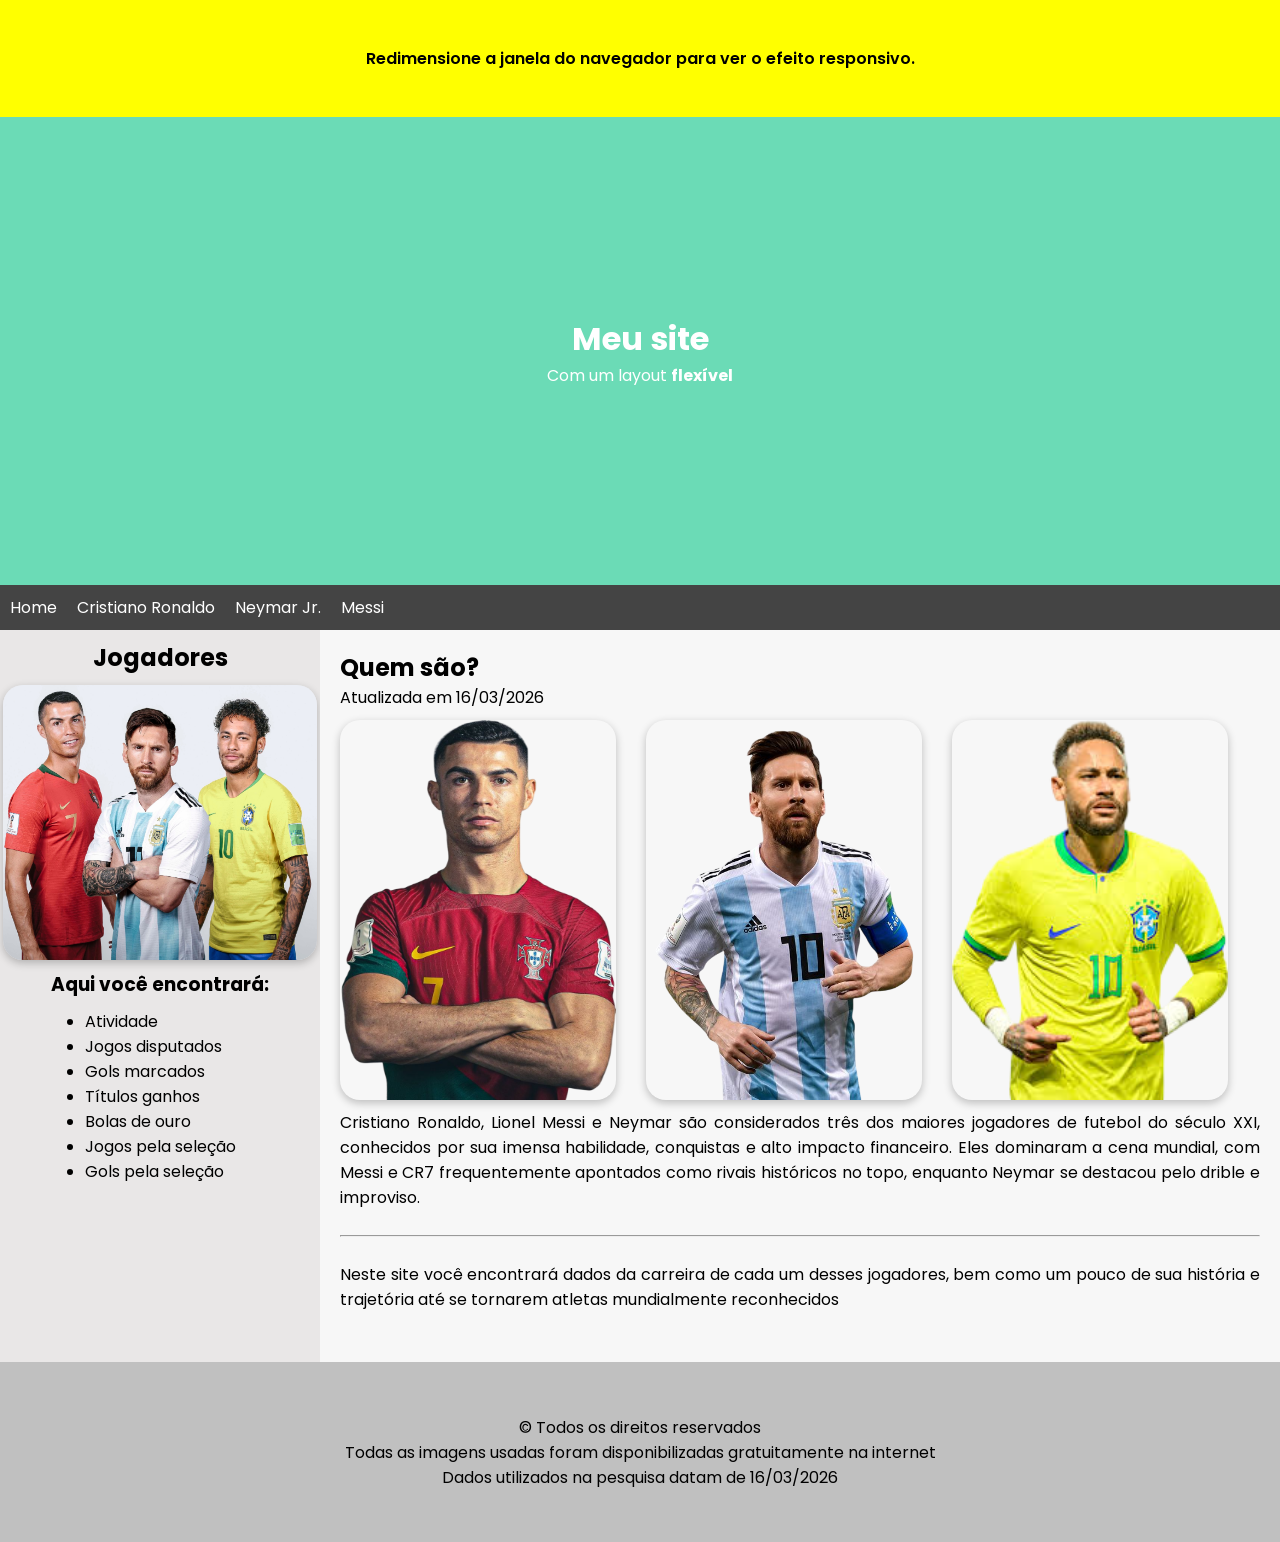
<file: index.html>
<!DOCTYPE html>
<html lang="en">

<head>
    <meta charset="UTF-8">
    <meta name="viewport" content="width=device-width, initial-scale=1.0">
    <title>Home</title>
    <link rel="stylesheet" href="assets/styles/styles.css" />
    <link rel="preconnect" href="https://fonts.googleapis.com" />
    <link rel="preconnect" href="https://fonts.gstatic.com" crossorigin />
    <link
        href="https://fonts.googleapis.com/css2?family=Poppins:ital,wght@0,100;0,200;0,300;0,400;0,500;0,600;0,700;0,800;0,900;1,100;1,200;1,300;1,400;1,500;1,600;1,700;1,800;1,900&display=swap"
        rel="stylesheet" />
</head>

<body>
    <header>
        <div class="header">
            <p>Redimensione a janela do navegador para ver o efeito responsivo.</p>
        </div>
        <div class="title">
            <h1>Meu site</h1>
            <p>Com um layout <b>flexível</b></p>
        </div>
        <nav>
            <ul>
                <li><a href="#">Home</a></li>
                <li><a href="cristiano.html" target ="_blank">Cristiano Ronaldo</a></li>
                <li><a href="#">Neymar Jr.</a></li>
                <li><a href="messi.html">Messi</a></li>
            </ul>
        </nav>
    </header>
    <main>
        <section class="info-gerais">
            <h2>Jogadores</h2>
            <figure>
                <img src="assets/img/cr7_ney_messi.png" alt="Cristiano Ronaldo, Messi e Neymar">
            </figure>
            <h3>Aqui você encontrará:</h3>
            <ul>
                <li>Atividade</li>
                <li>Jogos disputados </li>
                <li>Gols marcados </li>
                <li>Títulos ganhos</li>
                <li>Bolas de ouro</li>
                <li>Jogos pela seleção</li>
                <li>Gols pela seleção</li>
            </ul>
        </section>
        <section class="body">
            <h2>Quem são?</h2>
            <p>Atualizada em 16/03/2026</p>
            <div class="img-apresentacao">
                <img src="assets/img/cr7.png" alt="Cristiano Ronaldo" class="img_body">
                <img src="assets/img/messi.png" alt="Lionel Messi" class="img_body">
                <img src="assets/img/neymar.png" alt="Neymar" class="img_body">
            </div>
            <p>Cristiano Ronaldo, Lionel Messi e Neymar são considerados três dos maiores jogadores de futebol do século
                XXI, conhecidos por sua imensa habilidade, conquistas e alto impacto financeiro. Eles dominaram a cena
                mundial, com Messi e CR7 frequentemente apontados como rivais históricos no topo, enquanto Neymar se
                destacou pelo drible e improviso.</p>
            <br>
            <hr>
            <br>
            <p>Neste site você encontrará dados da carreira de cada um desses jogadores, bem como um pouco de sua
                história e trajetória até se tornarem atletas mundialmente reconhecidos</p>
        </section>
    </main>
    <footer>
        <p>&copy; Todos os direitos reservados</p>
        <p>Todas as imagens usadas foram disponibilizadas gratuitamente na internet</p>
        <p>Dados utilizados na pesquisa datam de 16/03/2026</p>
    </footer>
    </main>
</body>

</html>
</file>
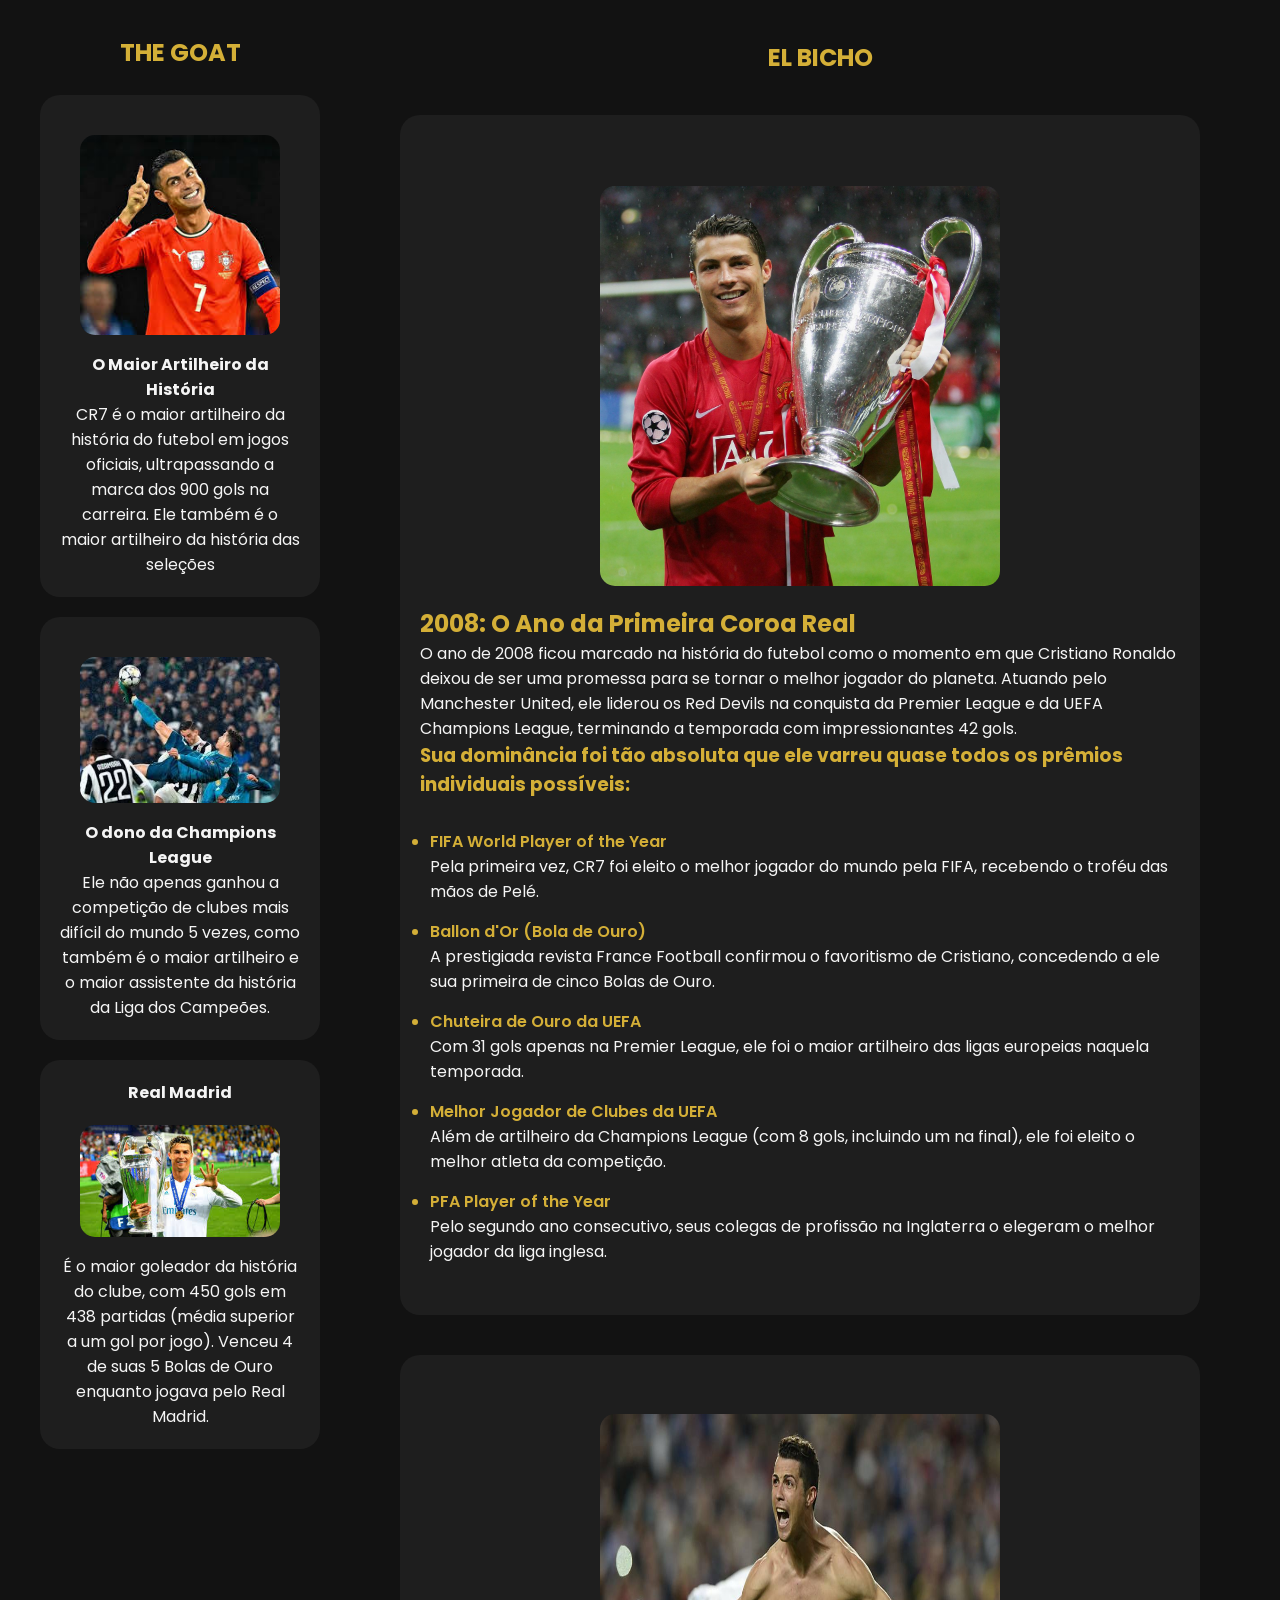
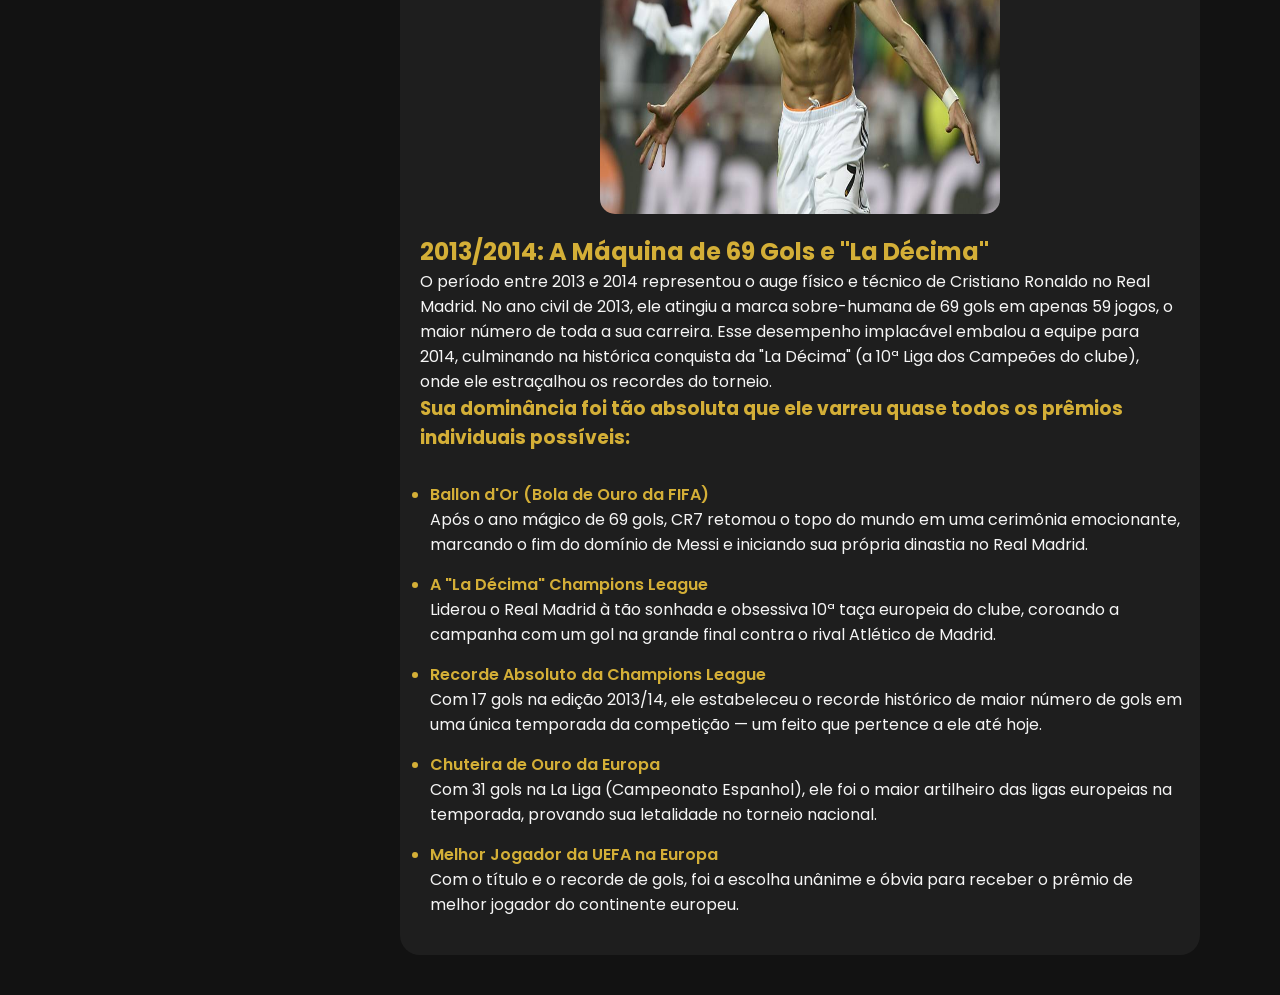
<file: cristiano.html>
<!DOCTYPE html>
<html lang="pt-br">
<head>
    <meta charset="UTF-8">
    <meta name="viewport" content="width=device-width, initial-scale=1.0">
    <title>Cristiano</title>
    <link rel="stylesheet" href="assets/styles/cr.css">
</head>
<body>
    <main class="container">
        <section >
            <div class="first">
                <h2>
                    THE GOAT
                </h2>
                <div class="card">
                    <img src="assets/img/cr1.jpg" alt="">
                    <p>
                        <strong>
                            O Maior Artilheiro da História
                        </strong>
                    </p>
                    <p>
                        CR7 é o maior artilheiro da história do futebol em jogos oficiais, ultrapassando a marca dos 900 gols na carreira. Ele também é o maior artilheiro da história das seleções
                    </p>
                </div>
                <div class="card">
                    <img src="assets/img/cr2.jpg" alt="">
                    <p>
                        <Strong>
                            O dono da Champions League
                        </Strong>
                    </p>
                    <p>
                        Ele não apenas ganhou a competição de clubes mais difícil do mundo 5 vezes, como também é o maior artilheiro e o maior assistente da história da Liga dos Campeões.
                    </p>
                </div>
                <div class="card">
                    <p><strong>Real Madrid</strong></p>
                    <img src="assets/img/cr3.jpg" alt="">
                    <p>
                        É o maior goleador da história do clube, com 450 gols em 438 partidas (média superior a um gol por jogo).
                        Venceu 4 de suas 5 Bolas de Ouro enquanto jogava pelo Real Madrid.
                    </p>
                </div>
            </div>
            <div class="second">
                <h1>EL BICHO</h1>
                <div class="cards">
                    <div class="card">
                        <img src="assets/img/cr4.jpg" alt="">
                        <h2>
                            2008: O Ano da Primeira Coroa Real
                        </h2>
                        <p>
                            O ano de 2008 ficou marcado na história do futebol como o momento em que Cristiano Ronaldo deixou de ser uma promessa para se tornar o melhor jogador do planeta. Atuando pelo Manchester United, ele liderou os Red Devils na conquista da Premier League e da UEFA Champions League, terminando a temporada com impressionantes 42 gols.
                        </p>
                        <h3>
                            Sua dominância foi tão absoluta que ele varreu quase todos os prêmios individuais possíveis:
                        </h3>
                        <ul>
                            <li>
                                FIFA World Player of the Year
                            </li>
                            <p>
                                Pela primeira vez, CR7 foi eleito o melhor jogador do mundo pela FIFA, recebendo o troféu das mãos de Pelé.
                            </p>
                            <li>
                                Ballon d'Or (Bola de Ouro)
                            </li>
                            <p>
                                A prestigiada revista France Football confirmou o favoritismo de Cristiano, concedendo a ele sua primeira de cinco Bolas de Ouro.
                            </p>
                            <li>
                                Chuteira de Ouro da UEFA
                            </li>
                            <p>
                                Com 31 gols apenas na Premier League, ele foi o maior artilheiro das ligas europeias naquela temporada.
                            </p>
                            <li>
                                Melhor Jogador de Clubes da UEFA
                            </li>
                            <p>
                                Além de artilheiro da Champions League (com 8 gols, incluindo um na final), ele foi eleito o melhor atleta da competição.
                            </p>
                            <li>
                                PFA Player of the Year
                            </li>
                            <p>
                                Pelo segundo ano consecutivo, seus colegas de profissão na Inglaterra o elegeram o melhor jogador da liga inglesa.
                            </p>
                        </ul>
                    </div>
                    <div class="card">
                        <img src="assets/img/cr5.jpeg" alt="">
                        <h2>
                            2013/2014: A Máquina de 69 Gols e "La Décima"
                        </h2>
                        <p>
                           O período entre 2013 e 2014 representou o auge físico e técnico de Cristiano Ronaldo no Real Madrid. No ano civil de 2013, ele atingiu a marca sobre-humana de 69 gols em apenas 59 jogos, o maior número de toda a sua carreira. Esse desempenho implacável embalou a equipe para 2014, culminando na histórica conquista da "La Décima" (a 10ª Liga dos Campeões do clube), onde ele estraçalhou os recordes do torneio.
                        </p>
                        <h3>
                            Sua dominância foi tão absoluta que ele varreu quase todos os prêmios individuais possíveis:
                        </h3>
                        <ul>
                            <li>
                                Ballon d'Or (Bola de Ouro da FIFA)
                            </li>
                            <p>
                                Após o ano mágico de 69 gols, CR7 retomou o topo do mundo em uma cerimônia emocionante, marcando o fim do domínio de Messi e iniciando sua própria dinastia no Real Madrid.
                            </p>

                            <li>
                                A "La Décima" Champions League
                            </li>
                            <p>
                                Liderou o Real Madrid à tão sonhada e obsessiva 10ª taça europeia do clube, coroando a campanha com um gol na grande final contra o rival Atlético de Madrid.
                            </p>

                            <li>
                                Recorde Absoluto da Champions League
                            </li>
                            <p>
                                Com 17 gols na edição 2013/14, ele estabeleceu o recorde histórico de maior número de gols em uma única temporada da competição — um feito que pertence a ele até hoje.
                            </p>

                            <li>
                                Chuteira de Ouro da Europa
                            </li>
                            <p>
                                Com 31 gols na La Liga (Campeonato Espanhol), ele foi o maior artilheiro das ligas europeias na temporada, provando sua letalidade no torneio nacional.
                            </p>

                            <li>
                                Melhor Jogador da UEFA na Europa
                            </li>
                            <p>
                                Com o título e o recorde de gols, foi a escolha unânime e óbvia para receber o prêmio de melhor jogador do continente europeu.
                            </p>
                        </ul>
                    </div>
                </div>
                
            </div>
        </section>
    </main>
</body>
</html>
</file>
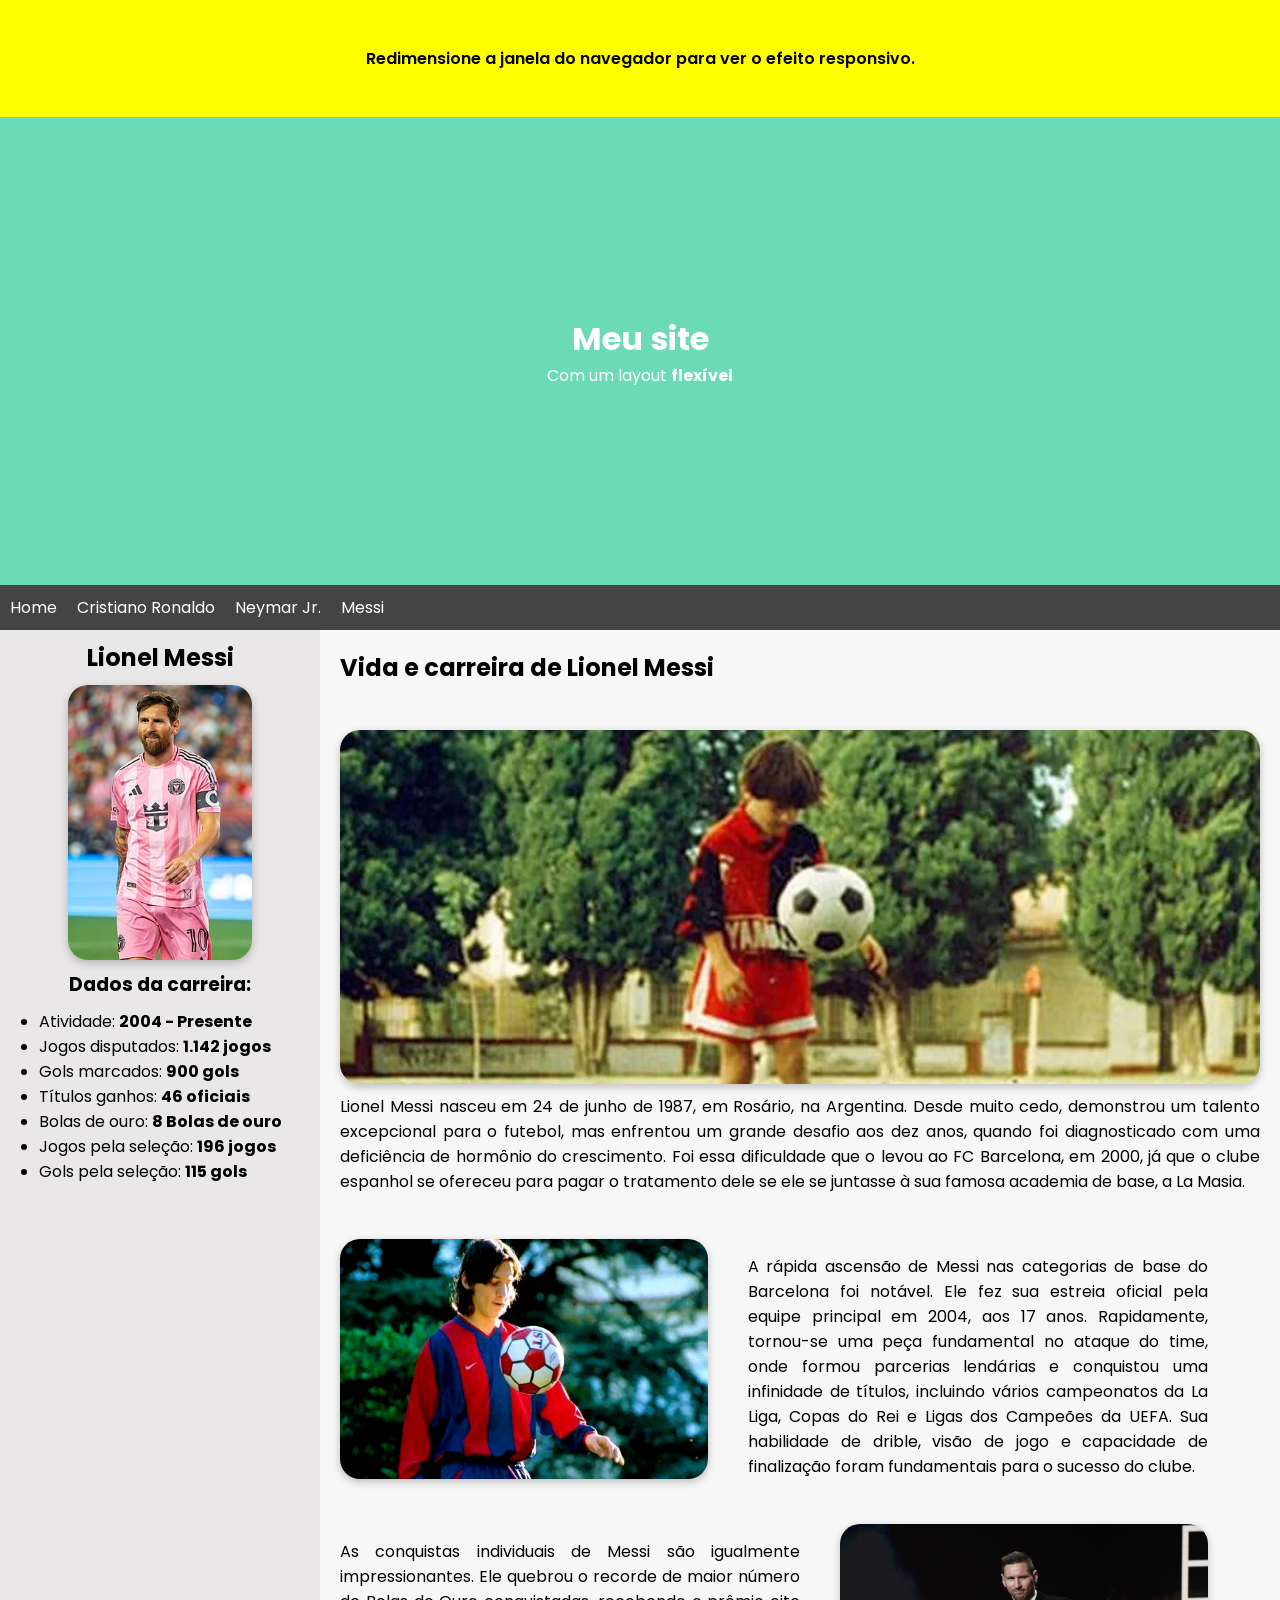
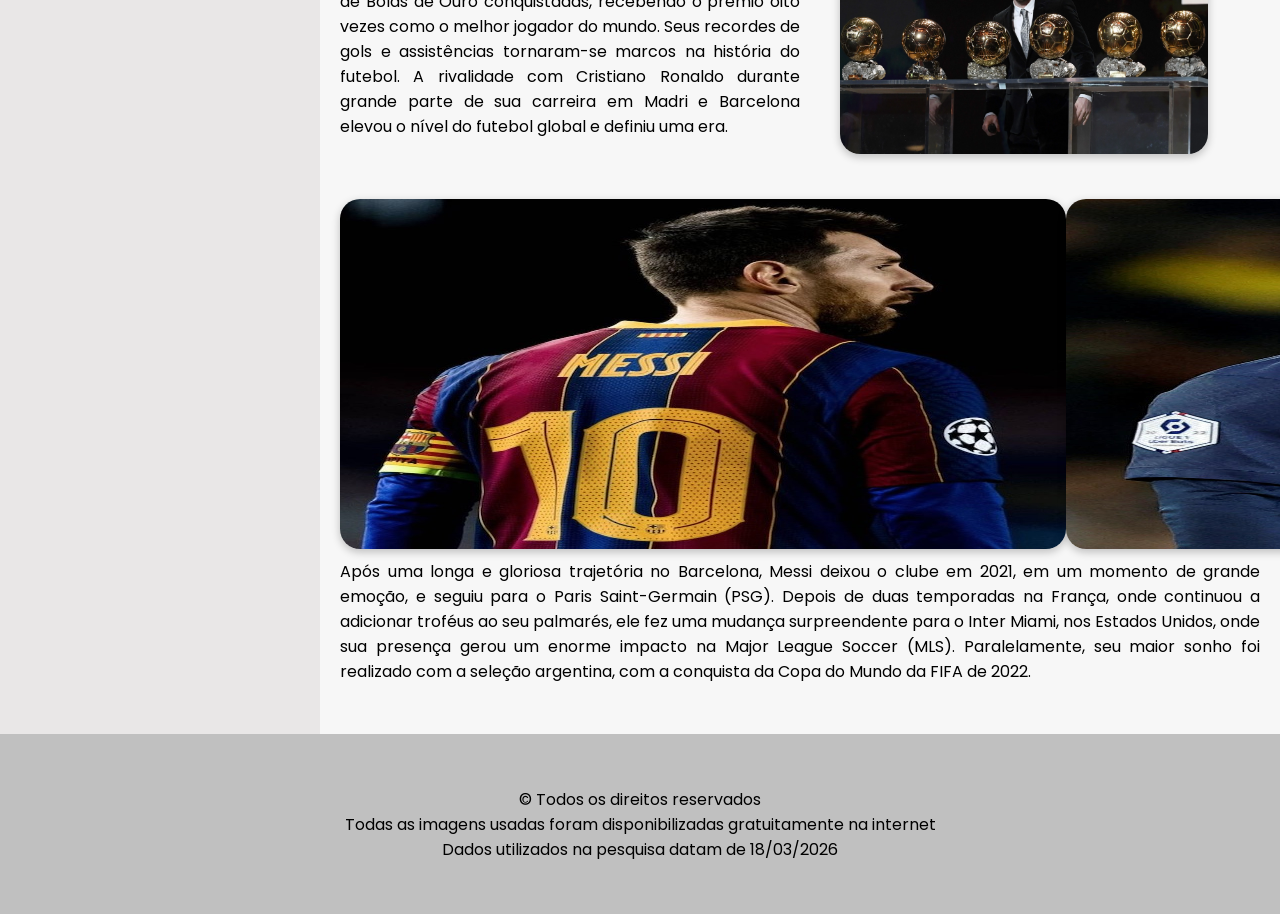
<file: messi.html>
<!DOCTYPE html>
<html lang="en">

<head>
    <meta charset="UTF-8">
    <meta name="viewport" content="width=device-width, initial-scale=1.0">
    <title>Lionel Messi</title>
    <link rel="stylesheet" href="assets/styles/styles.css" />
    <link rel="preconnect" href="https://fonts.googleapis.com" />
    <link rel="preconnect" href="https://fonts.gstatic.com" crossorigin />
    <link
        href="https://fonts.googleapis.com/css2?family=Poppins:ital,wght@0,100;0,200;0,300;0,400;0,500;0,600;0,700;0,800;0,900;1,100;1,200;1,300;1,400;1,500;1,600;1,700;1,800;1,900&display=swap"
        rel="stylesheet" />
</head>

<body>
    <header>
        <div class="header">
            <p>Redimensione a janela do navegador para ver o efeito responsivo.</p>
        </div>
        <div class="title">
            <h1>Meu site</h1>
            <p>Com um layout <b>flexível</b></p>
        </div>
        <nav>
            <ul>
                <li><a href="index.html">Home</a></li>
                <li><a href="#">Cristiano Ronaldo</a></li>
                <li><a href="#">Neymar Jr.</a></li>
                <li><a href="#">Messi</a></li>
            </ul>
        </nav>
    </header>
    <main>
        <section class="info-gerais">
            <h2>Lionel Messi</h2>
            <figure>
                <img src="assets/img/lionel_messi1.png" alt="Lionel Messi">
                <img src="assets/img/lionel_messi2.png" alt="Lionel Messi" class="img-alt">
            </figure>
            <h3>Dados da carreira:</h3>
            <ul>
                <li>Atividade: <b>2004 - Presente</b></li>
                <li>Jogos disputados: <b>1.142 jogos</b> </li>
                <li>Gols marcados: <b>900 gols</b></li>
                <li>Títulos ganhos: <b>46 oficiais</b></li>
                <li>Bolas de ouro: <b>8 Bolas de ouro</b></li>
                <li>Jogos pela seleção: <b>196 jogos</b></li>
                <li>Gols pela seleção: <b>115 gols</b></li>
            </ul>
        </section>
        <section class="body" style="gap: 10px;">
            <h2>Vida e carreira de Lionel Messi</h2>
            <br>
            <img src="assets/img/infancia_messi.png" alt="Lionel Messi quando criança">
            <p>Lionel Messi nasceu em 24 de junho de 1987, em Rosário, na Argentina. Desde muito cedo, demonstrou um
                talento excepcional para o futebol, mas enfrentou um grande desafio aos dez anos, quando foi
                diagnosticado com uma deficiência de hormônio do crescimento. Foi essa dificuldade que o levou ao FC
                Barcelona, em 2000, já que o clube espanhol se ofereceu para pagar o tratamento dele se ele se juntasse
                à sua famosa academia de base, a La Masia.</p>
            <br>
            <section class="text-display">
                <img src="assets/img/messi2.png" alt="Lionel Messi no barcelona">
                <p>A rápida ascensão de Messi nas categorias de base do Barcelona foi notável. Ele fez sua estreia
                    oficial
                    pela equipe principal em 2004, aos 17 anos. Rapidamente, tornou-se uma peça fundamental no ataque do
                    time, onde formou parcerias lendárias e conquistou uma infinidade de títulos, incluindo vários
                    campeonatos da La Liga, Copas do Rei e Ligas dos Campeões da UEFA. Sua habilidade de drible, visão
                    de
                    jogo e capacidade de finalização foram fundamentais para o sucesso do clube.</p>
            </section>
            <br>
            <section class="text-display">
                <p>As conquistas individuais de Messi são igualmente impressionantes. Ele quebrou o recorde de maior
                    número
                    de Bolas de Ouro conquistadas, recebendo o prêmio oito vezes como o melhor jogador do mundo. Seus
                    recordes de gols e assistências tornaram-se marcos na história do futebol. A rivalidade com
                    Cristiano
                    Ronaldo durante grande parte de sua carreira em Madri e Barcelona elevou o nível do futebol global e
                    definiu uma era.</p>
                <img src="assets/img/messiPremios.png" alt="Bolas de ouro de Lionel Messi">
            </section>
            <br>
            <section class="messi-clubes">
                <img src="assets/img/messiClubes1.jpg" alt="Messi no Barcelona">
                <img src="assets/img/messiClubes2.jpg" alt="Messi no PSG">
                <img src="assets/img/lionel_messi1.png" alt="Messi no Miami">
            </section>
            <p>Após uma longa e gloriosa trajetória no Barcelona, Messi deixou o clube em 2021, em um momento de grande
                emoção, e seguiu para o Paris Saint-Germain (PSG). Depois de duas temporadas na França, onde continuou a
                adicionar troféus ao seu palmarés, ele fez uma mudança surpreendente para o Inter Miami, nos Estados
                Unidos, onde sua presença gerou um enorme impacto na Major League Soccer (MLS). Paralelamente, seu maior
                sonho foi realizado com a seleção argentina, com a conquista da Copa do Mundo da FIFA de 2022.</p>
        </section>
    </main>
    <footer>
        <p>&copy; Todos os direitos reservados</p>
        <p>Todas as imagens usadas foram disponibilizadas gratuitamente na internet</p>
        <p>Dados utilizados na pesquisa datam de 18/03/2026</p>
    </footer>
</body>

</html>
</file>
<file: assets/styles/styles.css>
* {
    margin: 0;
    padding: 0;
    box-sizing: border-box;
    font-family: "Poppins", sans-serif;
}

header {
    height: 70vh;
    display: flex;
    flex-direction: column;

}

.header {
    display: flex;
    height: 20%;
    background-color: yellow;
    font-weight: 600;
    justify-content: center;
    align-items: center;
    text-align: center;
}

.title {
    height: 80%;
    display: flex;
    flex-direction: column;
    justify-content: center;
    align-items: center;
    text-align: center;
    background-color: rgb(107, 219, 182);
    color: white;
}

header nav {
    display: flex;
    background-color: rgb(68, 68, 68);
}

header ul {
    display: flex;
    list-style-type: none;
    width: 100%;
}

header li {
    height: 100%;
}

header a {
    height: 100%;
    display: flex;
    justify-content: center;
    align-items: center;
    text-decoration: none;
    cursor: pointer;
    color: white;
    padding: 10px;
}

header a:hover {
    background-color: rgba(255, 255, 255, 0.856);
    color: black;
}

main {
    display: flex;
    width: 100%;
}

.info-gerais {
    display: flex;
    flex-direction: column;
    align-items: center;
    width: 25%;
    padding: 10px;
    gap: 10px;
    background-color: #e9e7e7;
}

.info-gerais h2 {
    text-align: center;
}

.info-gerais figure {
    display: flex;
    flex-direction: column;
    justify-content: center;
    text-align: center;
}

.info-gerais img{
    height: 275px;
}

.img-alt{
    display: none;
}

.body {
    width: 75%;
    height: fit-content;
    background-color: rgb(247, 247, 247);
    padding: 20px 20px 50px 20px;
    display: flex;
    flex-direction: column;

}

.img_body{
    width: 30%;
    height: 380px;
    margin: 10px 0px;
}

.img-apresentacao{
    display: flex;
    gap: 30px;
}

.body p{
    text-align: justify;
}

.text-display{
    display: flex;
    gap: 40px;
}

.text-display img{
    width: 40%;
}

.text-display p{
    width: 50%;
    padding-top: 15px;
}

.messi-clubes{
    display: flex;
    height: 350px;
    justify-content: space-between;
}

img{
    border-radius: 20px;
    box-shadow: rgba(0, 0, 0, 0.24) 0px 3px 8px;
}

footer{
    width: 100%;
    height: 20vh;
    padding: 10px;
    background-color: #c0c0c0;
    display: flex;
    flex-direction: column;
    align-items: center;
    justify-content: center;
    text-align: center;
}

@media screen and (max-width: 1085px){
    .messi-clubes{
        height: 300px;
    }
}

@media screen and (max-width: 950px){
    .img_body{
        height: 300px;
    }

    .messi-clubes{
        height: 280px;
    }
}

@media screen and (max-width: 800px) {
    header ul {
        flex-direction: column;
    }

    .header {
        font-size: 15px;
    }

    main {
        flex-direction: column;
    }

    .info-gerais,
    .body {
        width: 100%;
    }

    .img_body{
        height: 250px;
    }

    .text-display{
        flex-direction: column;
    }

    .text-display p, .text-display img{
        width: 100%;
    }

    .messi-clubes{
        height: 275px;
    }

    .info-gerais figure{
        flex-direction: row;
        gap: 10px;
    }

    .img-alt{
        display: flex;
    }
}
</file>
<file: assets/styles/cr.css>
@import url('https://fonts.googleapis.com/css2?family=Poppins:wght@300;400;500;600;700&display=swap');

*{
    box-sizing: border-box;
    padding: 0;
    margin: 0;
    font-family: "Poppins", sans-serif; 
}
.body{
    width: 100vw;
    height: 100vh;
}
.container{
    width: 100%; 
    height: 100%;
    background-color: #121212;
    color: #f5f5f5;
}
section{
    display: flex;
    height: 100%uyy;
}
.first{
    display: flex;
    max-width: 400px;
    flex-direction: column;
    flex: 1;
    gap: 20px;
    text-align: center;
    align-items: center;
    padding: 40px;
    line-height: 25px;
}
.first h2{
    text-align: center;
    margin-bottom: 10px;
}
.first .card img{
    border-radius: 15px;
    width: 200px;
    max-height: 200px;
    margin-top: 20px;
    margin-bottom: 10px;
}
.card{
    background-color: #1e1e1e;
    border-radius: 20px;
    padding: 20px;
}
.second{
    flex: 3;
    display: flex;
    flex-direction: column;
    gap: 20px;
    text-align: justify;
    align-items: center;
    padding: 40px;
}
.cards{
    display: flex;
    align-items: center;
    gap: 40px;
    flex-wrap: wrap;
}
.cards .card{
    display: flex;
    flex-direction: column;
    align-items: center;
    justify-content: center;
    width: 800px;
    height: 1200px;
}
.second p, .second h2, .second h3, .second ul {
    max-width: 800px;
    width: 100%;
    text-align: left;
}
.second h1{
    margin-bottom: 20px;
}
.second img{
    width: 400px;
    border-radius: 15px; 
    margin: 20px 0;
}
h1, h2, h3{
    color: #d4af37;
}
ul {
    margin-left: 20px;
    margin-top: 15px;
}
li {
    color: #d4af37;
    font-weight: 600;
    margin-top: 15px;
}
.second img{
    width: 400px;
    height: 400px;
}






@media (max-width: 900px) {

    .container, section {

        flex-direction: column;
    }

    .first, .second {
        max-width: 100%;
        width: 100%;
        padding: 20px 15px; 
    }
    .cards {
        flex-direction: column;
        gap: 30px;
    }

    .cards .card {
        width: 100%;
        height: auto;
    }

    .second img {
        width: 100%;
        max-width: 320px;
        height: auto;
    }

    p, li {
        font-size: 16px;
        line-height: 1.6; 
        text-align: left;
    }
    
    ul {
        margin-left: 15px;
    }
}
</file>
